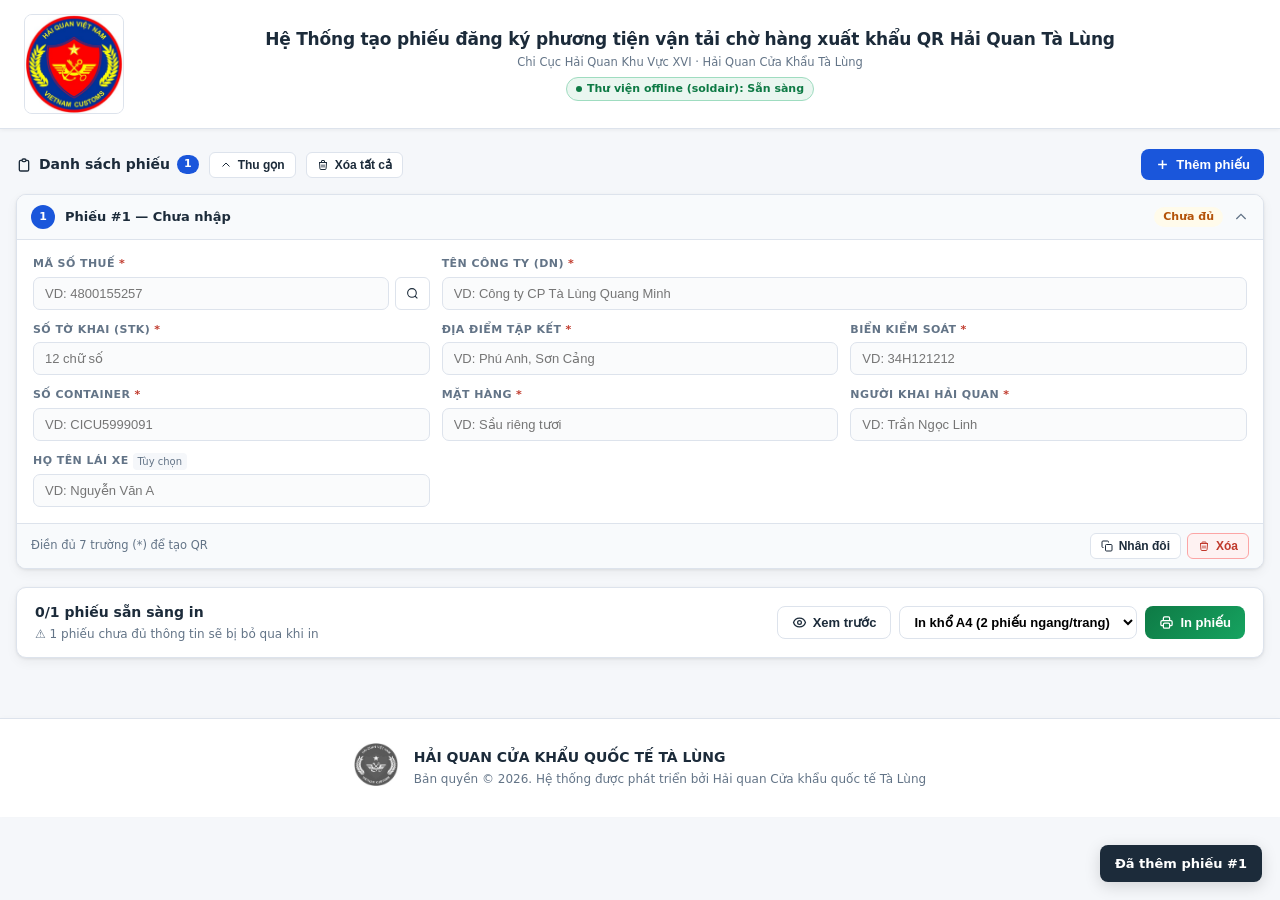
<file: index.html>
<!DOCTYPE html>
<html lang="vi">
<head>
<meta charset="UTF-8"/>
<meta name="viewport" content="width=device-width, initial-scale=1.0"/>
<title>QR Hải Quan Tà Lùng</title>
<link rel="stylesheet" href="css/style.css">
</head>
<body>

<header class="app-header no-print">
  <div class="header-logos">
    <div class="logo-box">
      <img src="./images/logo-hq.png" alt="TLQM"
        onerror="this.style.display='none';this.parentElement.innerHTML='<div class=\'logo-fb\'>HẢI<br>QUAN</div>'">
    </div>
  </div>
  <div class="header-info">
    <h1>Hệ Thống tạo phiếu đăng ký phương tiện vận tải chờ hàng xuất khẩu QR Hải Quan Tà Lùng</h1>
    <p>Chi Cục Hải Quan Khu Vực XVI · Hải Quan Cửa Khẩu Tà Lùng</p>
    <div>
      <span class="lib-badge" id="lib-badge">
        <span class="dot"></span>
        <span id="lib-text">Đang kiểm tra...</span>
      </span>
    </div>
  </div>
  <div class="header-logos"></div>
  </div>
</header>

<div class="main no-print">
  <div class="toolbar">
    <div class="toolbar-left">
      <span class="section-title">
        <svg width="16" height="16" fill="none" stroke="currentColor" stroke-width="2" viewBox="0 0 24 24"><path d="M9 5H7a2 2 0 00-2 2v12a2 2 0 002 2h10a2 2 0 002-2V7a2 2 0 00-2-2h-2M9 5a2 2 0 002 2h2a2 2 0 002-2M9 5a2 2 0 012-2h2a2 2 0 012 2"/></svg>
        Danh sách phiếu
        <span class="cnt-badge" id="cnt">0</span>
      </span>
      <button class="btn btn-ghost btn-sm" onclick="collapseAll()">
        <svg width="12" height="12" fill="none" stroke="currentColor" stroke-width="2" viewBox="0 0 24 24"><path d="M5 15l7-7 7 7"/></svg>
        Thu gọn
      </button>
      <button class="btn btn-ghost btn-sm" id="btn-clearall" style="display:none" onclick="clearAll()">
        <svg width="12" height="12" fill="none" stroke="currentColor" stroke-width="2" viewBox="0 0 24 24"><path d="M19 7l-.867 12.142A2 2 0 0116.138 21H7.862a2 2 0 01-1.995-1.858L5 7m5 4v6m4-6v6m1-10V4a1 1 0 00-1-1h-4a1 1 0 00-1 1v3M4 7h16"/></svg>
        Xóa tất cả
      </button>
    </div>
    <div class="toolbar-right">
      <button class="btn btn-primary" onclick="addPhieu()">
        <svg width="15" height="15" fill="none" stroke="currentColor" stroke-width="2.5" viewBox="0 0 24 24"><path d="M12 5v14M5 12h14"/></svg>
        Thêm phiếu
      </button>
    </div>
  </div>

  <div class="phieu-list" id="phieu-list"></div>

  <div class="print-bar" id="print-bar" style="display:none">
    <div class="print-bar-info">
      <h3 id="pb-title">0 phiếu sẵn sàng</h3>
      <p id="pb-sub">Nhập đủ thông tin bắt buộc để in</p>
    </div>
    <div style="display:flex;gap:8px;flex-wrap:wrap">
      <button class="btn btn-ghost" onclick="openPreview()">
        <svg width="15" height="15" fill="none" stroke="currentColor" stroke-width="2" viewBox="0 0 24 24"><path d="M15 12a3 3 0 11-6 0 3 3 0 016 0z"/><path d="M2.458 12C3.732 7.943 7.523 5 12 5c4.478 0 8.268 2.943 9.542 7-1.274 4.057-5.064 7-9.542 7-4.477 0-8.268-2.943-9.542-7z"/></svg>
        Xem trước
      </button>
      <select id="paper-select" style="padding:7px 10px;border:1px solid var(--border);border-radius:8px;font-size:13px;font-weight:600;background:#fff;outline:none;cursor:pointer">
        <option value="a4">In khổ A4 (2 phiếu ngang/trang)</option>
        <option value="a5">In khổ A5 (1 phiếu ngang/trang)</option>
      </select>
      <button class="btn btn-green" onclick="doPrint()">
        <svg width="15" height="15" fill="none" stroke="currentColor" stroke-width="2" viewBox="0 0 24 24"><path d="M17 17h2a2 2 0 002-2v-4a2 2 0 00-2-2H5a2 2 0 00-2 2v4a2 2 0 002 2h2m2 4h6a2 2 0 002-2v-4a2 2 0 00-2-2H9a2 2 0 00-2 2v4a2 2 0 002 2zm8-12V5a2 2 0 00-2-2H9a2 2 0 00-2 2v4h10z"/></svg>
        In phiếu
      </button>
    </div>
  </div>
</div>

<footer class="app-footer no-print">
  <div class="footer-content">
    <div class="footer-logo">
        <img src="./images/logo-hq.png" alt="TLQM" onerror="this.style.display='none'">
      <!-- </a> -->
    </div>
    <div class="footer-text">
      <a target="_blank" style = "text-decoration: none;"><strong>HẢI QUAN CỬA KHẨU QUỐC TẾ TÀ LÙNG</strong></a>
      <p>Bản quyền © 2026. Hệ thống được phát triển bởi Hải quan Cửa khẩu quốc tế Tà Lùng</p>
    </div>
  </div>
</footer>

<div class="modal-bg" id="modal-preview">
  <div class="modal" style="max-width:560px">
    <h3>Xem trước danh sách in</h3>
    <div class="modal-body" id="modal-body"></div>
    <div class="modal-foot">
      <button class="btn btn-ghost" onclick="closeModal()">Đóng</button>
      <button class="btn btn-green" onclick="doPrint()">In ngay</button>
    </div>
  </div>
</div>

<div class="modal-bg" id="print-loading" style="z-index: 9999;">
  <div class="loading-print">
    <span class="spin" style="font-size: 20px; color: var(--accent);">↻</span>
    <span>Đang tạo mã QR và chuẩn bị dữ liệu in, vui lòng đợi...</span>
  </div>
</div>

<div id="print-output" class="print-only"></div>
<div class="toaster" id="toaster"></div>

<script src="js/qrcode.min.js"></script> 
<script src="js/app.js"></script>

</body>
</html>
</file>
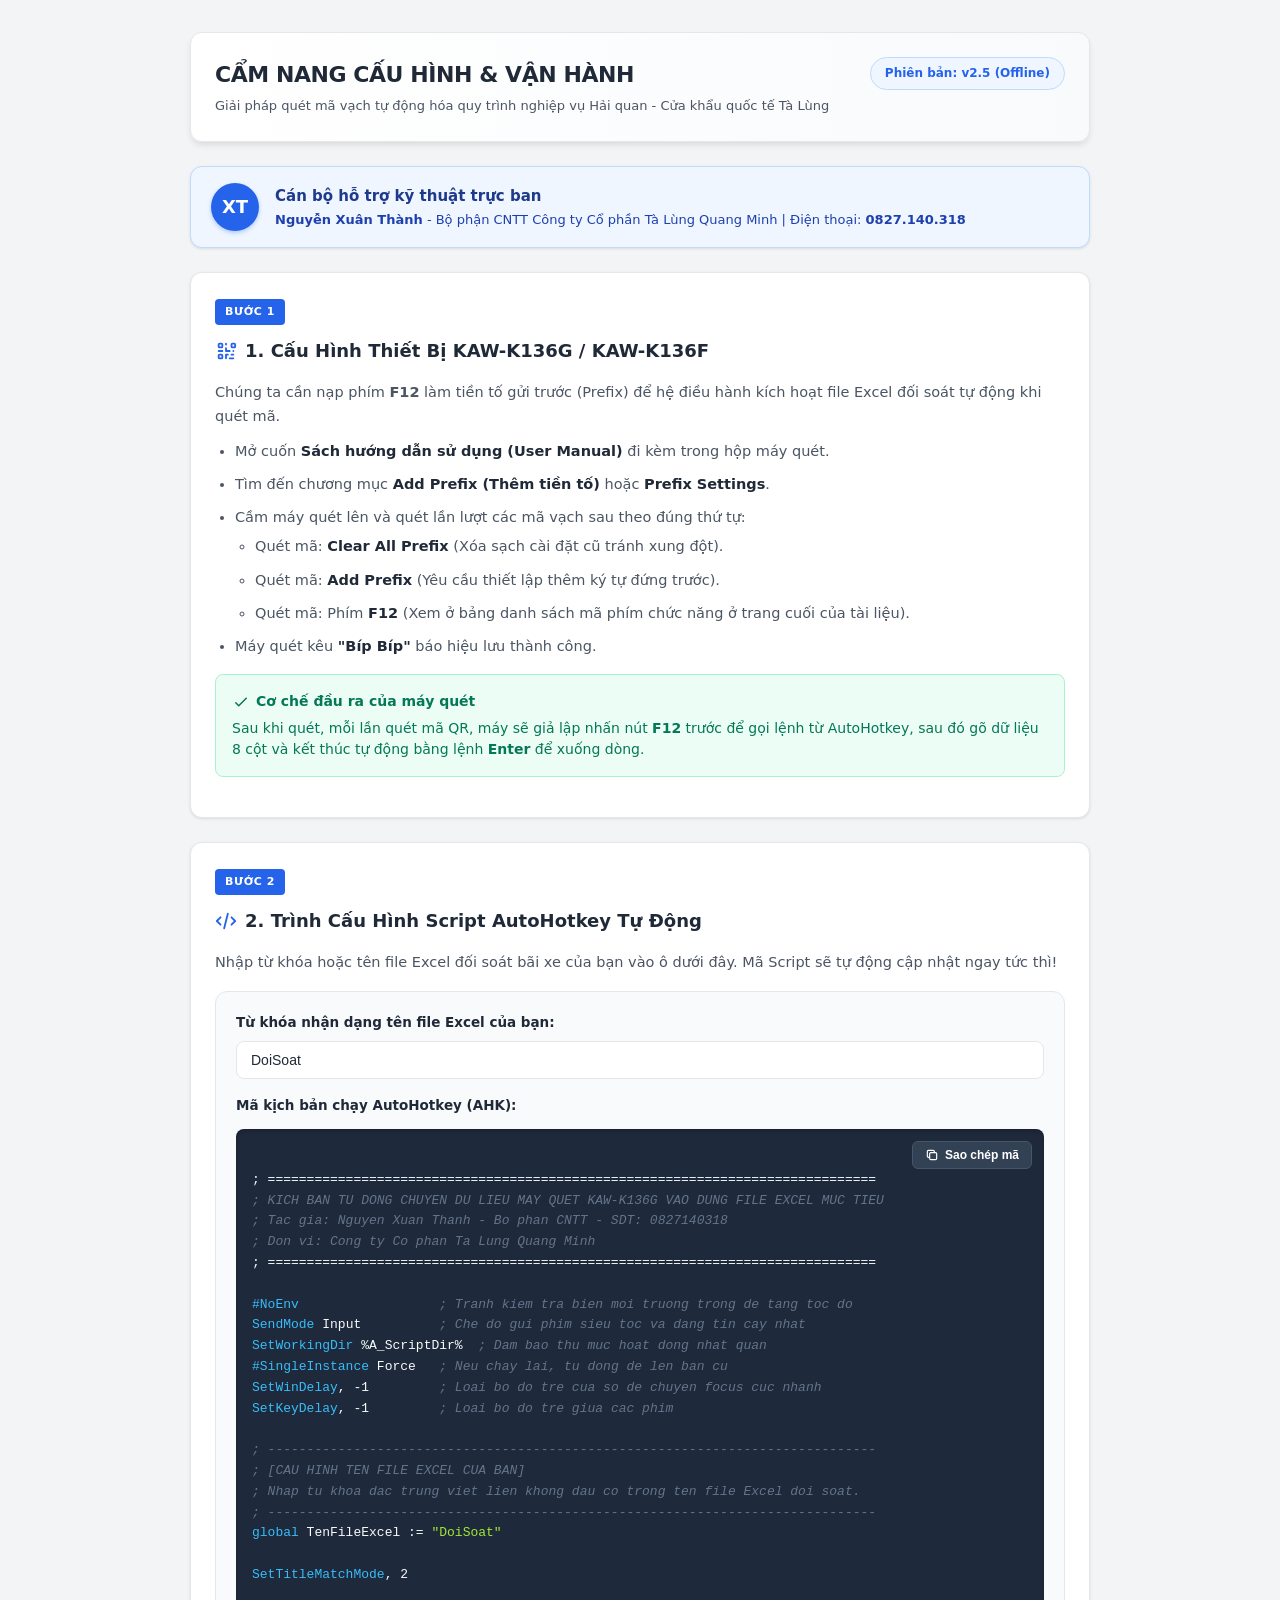
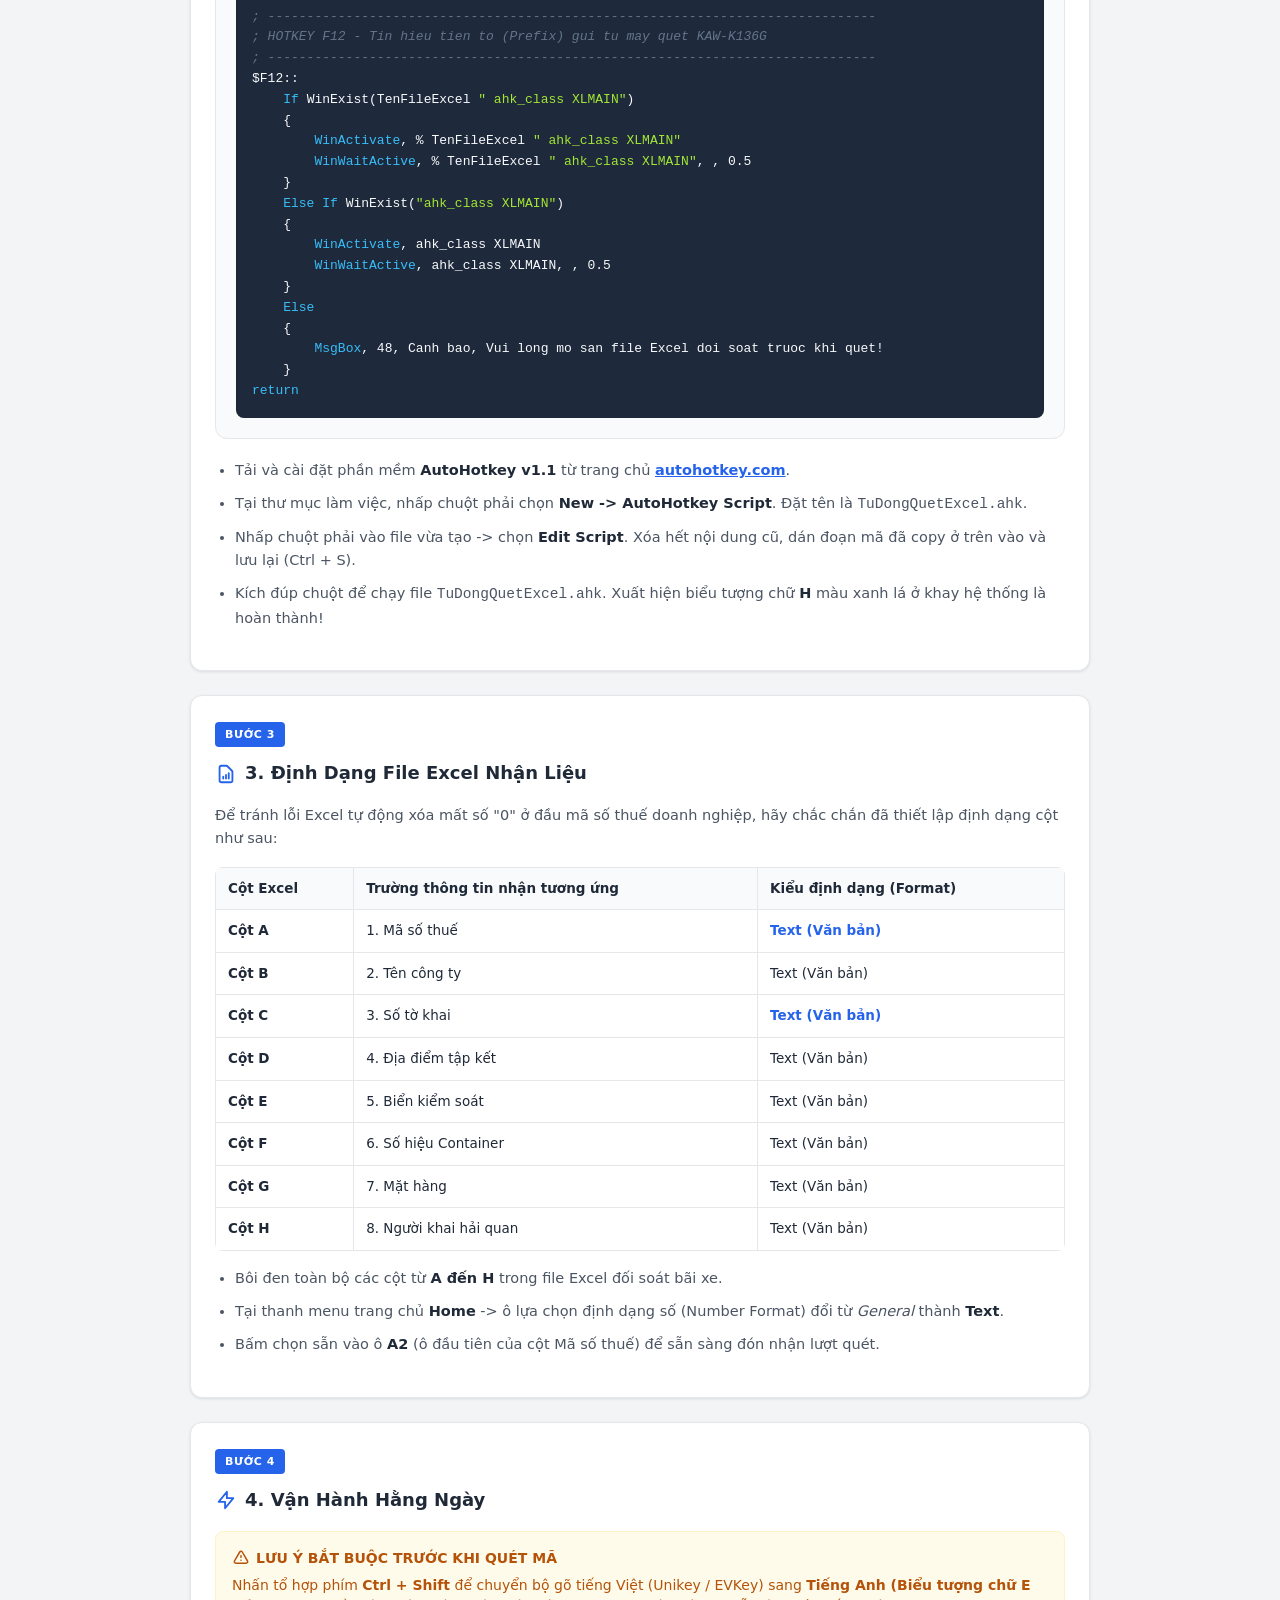
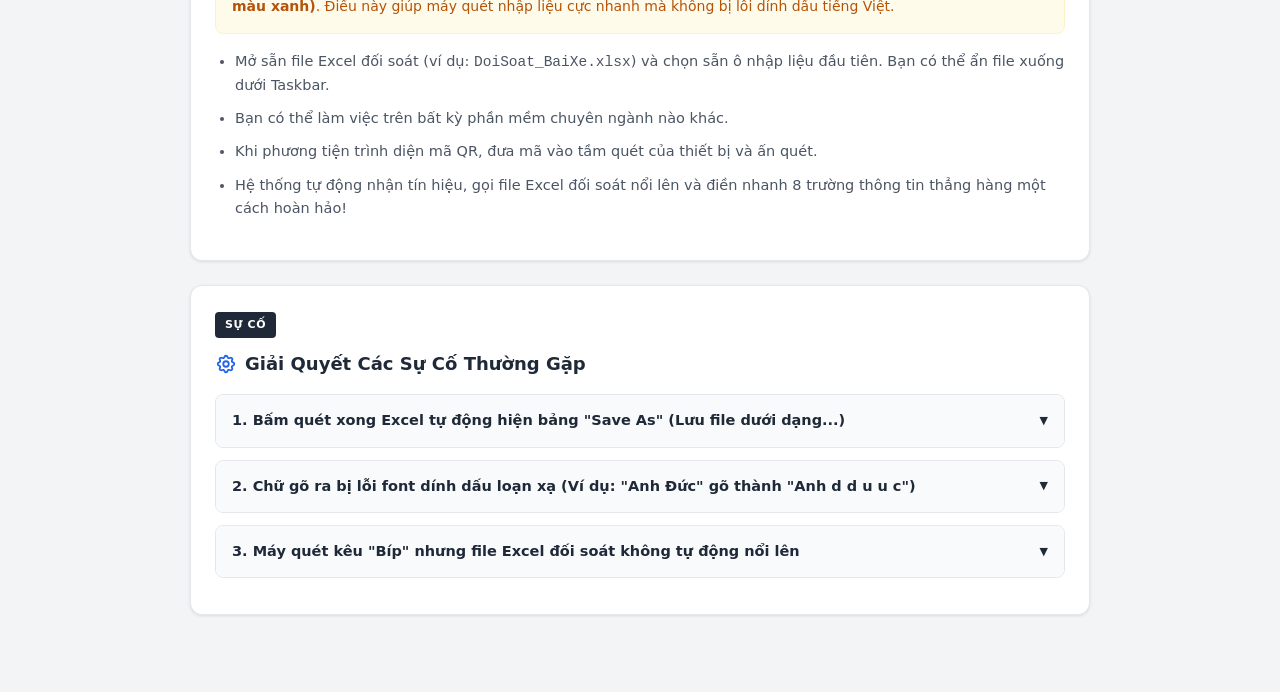
<file: guide.html>
<!DOCTYPE html>
<html lang="vi">
<head>
    <meta charset="UTF-8">
    <meta name="viewport" content="width=device-width, initial-scale=1.0">
    <title>Cẩm Nang Hướng Dẫn Cấu Hình Hệ Thống QR Hải Quan</title>
    <style>
        /* ======================================================= */
        /* PURE CSS - THIẾT KẾ LIGHT THEME HIỆN ĐẠI                 */
        /* TỐI ƯU HÓA HOÀN TOÀN OFFLINE - KHÔNG PHỤ THUỘC INTERNET  */
        /* ======================================================= */
        :root {
            --bg-color: #f3f4f6;
            --card-bg: #ffffff;
            --text-main: #1f2937;
            --text-muted: #4b5563;
            --primary: #2563eb;
            --primary-hover: #1d4ed8;
            --success: #10b981;
            --success-bg: #ecfdf5;
            --success-border: #a7f3d0;
            --warning: #f59e0b;
            --warning-bg: #fffbeb;
            --warning-border: #fef3c7;
            --border-color: #e5e7eb;
            --code-bg: #1e293b;
            --code-text: #f8fafc;
            --radius-lg: 12px;
            --radius-md: 8px;
            --font-sans: system-ui, -apple-system, BlinkMacSystemFont, "Segoe UI", Roboto, "Helvetica Neue", Arial, sans-serif;
            --shadow-sm: 0 1px 3px rgba(0,0,0,0.1);
            --shadow-md: 0 4px 6px -1px rgba(0,0,0,0.1);
            --shadow-lg: 0 10px 15px -3px rgba(0,0,0,0.1);
        }

        * {
            box-sizing: border-box;
            margin: 0;
            padding: 0;
        }

        body {
            background-color: var(--bg-color);
            color: var(--text-main);
            font-family: var(--font-sans);
            line-height: 1.6;
            padding: 16px;
        }

        @media (min-width: 768px) {
            body { padding: 32px; }
        }

        .container {
            max-width: 900px;
            margin: 0 auto;
        }

        /* Header trang cẩm nang */
        .guide-header {
            background: linear-gradient(to right, #ffffff, #f8fafc);
            border: 1px solid var(--border-color);
            padding: 24px;
            border-radius: var(--radius-lg);
            margin-bottom: 24px;
            box-shadow: var(--shadow-md);
            display: flex;
            flex-direction: column;
            gap: 16px;
        }

        @media (min-width: 768px) {
            .guide-header {
                flex-direction: row;
                align-items: center;
                justify-content: space-between;
            }
        }

        .brand-text h1 {
            font-size: 20px;
            font-weight: 800;
            color: var(--text-main);
            text-transform: uppercase;
            letter-spacing: -0.02em;
        }

        @media (min-width: 768px) {
            .brand-text h1 { font-size: 22px; }
        }

        .brand-text p {
            font-size: 13px;
            color: var(--text-muted);
            margin-top: 4px;
        }

        .meta-tag {
            background-color: #eff6ff;
            color: var(--primary);
            border: 1px solid #bfdbfe;
            padding: 6px 14px;
            border-radius: 20px;
            font-size: 12px;
            font-weight: 600;
            align-self: flex-start;
            white-space: nowrap;
        }

        /* Thẻ liên hệ hỗ trợ kỹ thuật */
        .support-card {
            background-color: #eff6ff;
            border: 1px solid #bfdbfe;
            border-radius: var(--radius-lg);
            padding: 16px 20px;
            margin-bottom: 24px;
            display: flex;
            align-items: center;
            gap: 16px;
            box-shadow: var(--shadow-sm);
        }

        .support-avatar {
            width: 48px;
            height: 48px;
            background-color: var(--primary);
            color: white;
            border-radius: 50%;
            display: flex;
            align-items: center;
            justify-content: center;
            font-weight: bold;
            font-size: 18px;
            flex-shrink: 0;
            box-shadow: 0 2px 4px rgba(37, 99, 235, 0.3);
        }

        .support-info h3 {
            font-size: 15px;
            font-weight: 700;
            color: #1e3a8a;
            margin: 0;
        }

        .support-info p {
            font-size: 13px;
            color: #1e40af;
            margin: 2px 0 0 0;
        }

        /* Cấu trúc các bước (Step Cards) */
        .step-card {
            background-color: var(--card-bg);
            border: 1px solid var(--border-color);
            border-radius: var(--radius-lg);
            padding: 24px;
            margin-bottom: 24px;
            box-shadow: var(--shadow-sm);
            transition: transform 0.2s, box-shadow 0.2s;
        }
        
        .step-card:hover {
            box-shadow: var(--shadow-md);
        }

        .step-badge {
            background-color: var(--primary);
            color: white;
            font-size: 11px;
            font-weight: 700;
            padding: 4px 10px;
            border-radius: 4px;
            text-transform: uppercase;
            display: inline-block;
            margin-bottom: 12px;
            letter-spacing: 0.05em;
        }

        .step-title {
            font-size: 18px;
            font-weight: 700;
            color: var(--text-main);
            margin-bottom: 16px;
            display: flex;
            align-items: center;
            gap: 8px;
        }

        .step-title svg {
            color: var(--primary);
            width: 22px;
            height: 22px;
        }

        /* Danh sách hướng dẫn */
        .guide-list {
            margin-left: 20px;
            margin-bottom: 16px;
        }

        .guide-list li {
            margin-bottom: 10px;
            color: var(--text-muted);
            font-size: 14.5px;
        }

        .guide-list strong {
            color: var(--text-main);
        }

        /* Configurator Tool */
        .configurator-area {
            background-color: #f8fafc;
            border: 1px solid var(--border-color);
            border-radius: var(--radius-lg);
            padding: 20px;
            margin-top: 16px;
        }

        .config-label {
            display: block;
            font-size: 13.5px;
            font-weight: 700;
            color: var(--text-main);
            margin-bottom: 8px;
        }

        .config-input {
            width: 100%;
            padding: 10px 14px;
            border: 1px solid var(--border-color);
            background-color: #ffffff;
            border-radius: var(--radius-md);
            font-size: 14px;
            color: var(--text-main);
            outline: none;
            transition: all 0.2s;
            margin-bottom: 16px;
        }

        .config-input:focus {
            border-color: var(--primary);
            box-shadow: 0 0 0 3px rgba(37, 99, 235, 0.15);
        }

        /* Khung hiển thị Code */
        .code-container {
            position: relative;
            background-color: var(--code-bg);
            border-radius: var(--radius-md);
            padding: 16px;
            margin-top: 12px;
            box-shadow: inset 0 2px 4px rgba(0,0,0,0.2);
        }

        .code-block {
            font-family: Consolas, Monaco, "Andale Mono", "Ubuntu Mono", monospace;
            font-size: 13px;
            color: var(--code-text);
            white-space: pre-wrap;
            word-break: break-all;
            line-height: 1.6;
            margin-top: 25px;
        }
        
        .code-comment { color: #64748b; font-style: italic; }
        .code-keyword { color: #38bdf8; }
        .code-string { color: #a3e635; }

        .btn-copy {
            position: absolute;
            top: 12px;
            right: 12px;
            background-color: #334155;
            color: #ffffff;
            border: 1px solid #475569;
            padding: 6px 12px;
            border-radius: 6px;
            font-size: 12px;
            font-weight: 600;
            cursor: pointer;
            transition: all 0.2s;
            display: flex;
            align-items: center;
            gap: 6px;
        }

        .btn-copy:hover {
            background-color: #475569;
        }

        .btn-copy.copied {
            background-color: var(--success);
            border-color: var(--success);
        }

        /* Chú ý & Cảnh báo */
        .alert-box {
            padding: 16px;
            border-radius: var(--radius-md);
            margin: 16px 0;
            font-size: 14px;
            line-height: 1.5;
        }

        .alert-success {
            background-color: var(--success-bg);
            color: #047857;
            border: 1px solid var(--success-border);
        }

        .alert-warning {
            background-color: var(--warning-bg);
            color: #b45309;
            border: 1px solid var(--warning-border);
        }

        .alert-box h4 {
            font-weight: 700;
            margin-bottom: 6px;
            display: flex;
            align-items: center;
            gap: 6px;
        }

        /* Table định dạng cột */
        .format-table {
            width: 100%;
            border-collapse: collapse;
            margin: 16px 0;
            font-size: 13.5px;
            border-radius: var(--radius-md);
            overflow: hidden;
        }

        .format-table th, .format-table td {
            border: 1px solid var(--border-color);
            padding: 10px 12px;
            text-align: left;
        }

        .format-table th {
            background-color: #f8fafc;
            font-weight: 700;
        }
        
        .format-table tr:hover td {
            background-color: #f8fafc;
        }

        /* Accordion sự cố - Animation mượt mà */
        .trouble-item {
            border: 1px solid var(--border-color);
            border-radius: var(--radius-md);
            margin-bottom: 12px;
            background-color: #ffffff;
            overflow: hidden;
        }

        .trouble-header {
            padding: 14px 16px;
            font-weight: 700;
            font-size: 14.5px;
            background-color: #f8fafc;
            cursor: pointer;
            user-select: none;
            display: flex;
            justify-content: space-between;
            align-items: center;
            transition: background-color 0.2s;
        }

        .trouble-header:hover {
            background-color: #f1f5f9;
        }

        .trouble-content {
            max-height: 0;
            overflow: hidden;
            transition: max-height 0.3s ease-out, padding 0.3s ease;
            background-color: #ffffff;
            font-size: 13.5px;
            color: var(--text-muted);
            line-height: 1.5;
        }
        
        .trouble-content.active {
            max-height: 300px;
            padding: 16px;
            border-top: 1px solid var(--border-color);
        }

        .arrow-icon {
            font-size: 11px;
            transition: transform 0.3s ease;
        }
        
        .trouble-header.open .arrow-icon {
            transform: rotate(180deg);
        }

        /* Custom Toast Notification */
        .toast {
            display: flex;
            align-items: center;
            gap: 8px;
            position: fixed;
            bottom: 24px;
            right: 24px;
            background-color: var(--text-main);
            color: white;
            padding: 14px 20px;
            border-radius: var(--radius-md);
            box-shadow: var(--shadow-lg);
            z-index: 9999;
            font-weight: 600;
            font-size: 14px;
            opacity: 0;
            visibility: hidden;
            transform: translateY(20px);
            transition: all 0.3s ease;
        }
        
        .toast.show {
            opacity: 1;
            visibility: visible;
            transform: translateY(0);
        }
    </style>
</head>
<body>

    <div class="container">
        
        <header class="guide-header">
            <div class="brand-text">
                <h1>Cẩm Nang Cấu HÌNH &amp; VẬN HÀNH</h1>
                <p>Giải pháp quét mã vạch tự động hóa quy trình nghiệp vụ Hải quan - Cửa khẩu quốc tế Tà Lùng</p>
            </div>
            <div class="meta-tag">Phiên bản: v2.5 (Offline)</div>
        </header>

        <div class="support-card">
            <div class="support-avatar">XT</div>
            <div class="support-info">
                <h3>Cán bộ hỗ trợ kỹ thuật trực ban</h3>
                <p><strong>Nguyễn Xuân Thành</strong> - Bộ phận CNTT Công ty Cổ phần Tà Lùng Quang Minh | Điện thoại: <strong>0827.140.318</strong></p>
            </div>
        </div>

        <section class="step-card">
            <span class="step-badge">Bước 1</span>
            <h2 class="step-title">
                <svg fill="none" stroke="currentColor" stroke-width="2" viewBox="0 0 24 24"><path stroke-linecap="round" stroke-linejoin="round" d="M12 4v1m6 11h2m-6 0h-2v4m0-11v3m0 0h.01M12 12h4.01M16 20h4M4 12h4m12 0h.01M5 8h2a1 1 0 001-1V5a1 1 0 00-1-1H5a1 1 0 00-1 1v2a1 1 0 001 1zm14 0h2a1 1 0 001-1V5a1 1 0 00-1-1h-2a1 1 0 00-1 1v2a1 1 0 001 1zM5 20h2a1 1 0 001-1v-2a1 1 0 00-1-1H5a1 1 0 00-1 1v2a1 1 0 001 1z"></path></svg>
                1. Cấu Hình Thiết Bị KAW-K136G / KAW-K136F
            </h2>
            <p style="font-size:14.5px; color:var(--text-muted); margin-bottom:12px;">Chúng ta cần nạp phím <strong>F12</strong> làm tiền tố gửi trước (Prefix) để hệ điều hành kích hoạt file Excel đối soát tự động khi quét mã.</p>
            
            <ul class="guide-list">
                <li>Mở cuốn <strong>Sách hướng dẫn sử dụng (User Manual)</strong> đi kèm trong hộp máy quét.</li>
                <li>Tìm đến chương mục <strong>Add Prefix (Thêm tiền tố)</strong> hoặc <strong>Prefix Settings</strong>.</li>
                <li>Cầm máy quét lên và quét lần lượt các mã vạch sau theo đúng thứ tự:
                    <ul style="margin-left: 20px; margin-top: 6px; list-style-type: circle;">
                        <li>Quét mã: <strong>Clear All Prefix</strong> (Xóa sạch cài đặt cũ tránh xung đột).</li>
                        <li>Quét mã: <strong>Add Prefix</strong> (Yêu cầu thiết lập thêm ký tự đứng trước).</li>
                        <li>Quét mã: Phím <strong>F12</strong> (Xem ở bảng danh sách mã phím chức năng ở trang cuối của tài liệu).</li>
                    </ul>
                </li>
                <li>Máy quét kêu <strong>"Bíp Bíp"</strong> báo hiệu lưu thành công.</li>
            </ul>

            <div class="alert-box alert-success">
                <h4>
                    <svg width="18" height="18" fill="none" stroke="currentColor" stroke-width="2" viewBox="0 0 24 24"><path stroke-linecap="round" stroke-linejoin="round" d="M5 13l4 4L19 7"></path></svg>
                    Cơ chế đầu ra của máy quét
                </h4>
                Sau khi quét, mỗi lần quét mã QR, máy sẽ giả lập nhấn nút <strong>F12</strong> trước để gọi lệnh từ AutoHotkey, sau đó gõ dữ liệu 8 cột và kết thúc tự động bằng lệnh <strong>Enter</strong> để xuống dòng.
            </div>
        </section>

        <section class="step-card">
            <span class="step-badge">Bước 2</span>
            <h2 class="step-title">
                <svg fill="none" stroke="currentColor" stroke-width="2" viewBox="0 0 24 24"><path stroke-linecap="round" stroke-linejoin="round" d="M10 20l4-16m4 4l4 4-4 4M6 16l-4-4 4-4"></path></svg>
                2. Trình Cấu Hình Script AutoHotkey Tự Động
            </h2>
            <p style="font-size:14.5px; color:var(--text-muted); margin-bottom:12px;">Nhập từ khóa hoặc tên file Excel đối soát bãi xe của bạn vào ô dưới đây. Mã Script sẽ tự động cập nhật ngay tức thì!</p>

            <div class="configurator-area">
                <label class="config-label" for="targetFileName">Từ khóa nhận dạng tên file Excel của bạn:</label>
                <input type="text" id="targetFileName" class="config-input" value="DoiSoat" oninput="updateAHKScript()" placeholder="Ví dụ: DoiSoat, BangKe, KhaiBao...">

                <label class="config-label">Mã kịch bản chạy AutoHotkey (AHK):</label>
                <div class="code-container">
                    <button type="button" class="btn-copy" id="copyBtn" onclick="copyAHKCode()">
                        <svg width="14" height="14" fill="none" stroke="currentColor" stroke-width="2" viewBox="0 0 24 24"><path stroke-linecap="round" stroke-linejoin="round" d="M8 16H6a2 2 0 01-2-2V6a2 2 0 012-2h8a2 2 0 012 2v2m-6 12h8a2 2 0 002-2v-8a2 2 0 00-2-2h-8a2 2 0 00-2 2v8a2 2 0 002 2z"></path></svg>
                        <span>Sao chép mã</span>
                    </button>
                    <div class="code-block" id="ahkCodeDisplay"></div>
                </div>
            </div>

            <ul class="guide-list" style="margin-top: 20px;">
                <li>Tải và cài đặt phần mềm <strong>AutoHotkey v1.1</strong> từ trang chủ <a href="https://www.autohotkey.com/" target="_blank" style="color:var(--primary); font-weight: 600;">autohotkey.com</a>.</li>
                <li>Tại thư mục làm việc, nhấp chuột phải chọn <strong>New -> AutoHotkey Script</strong>. Đặt tên là <code>TuDongQuetExcel.ahk</code>.</li>
                <li>Nhấp chuột phải vào file vừa tạo -> chọn <strong>Edit Script</strong>. Xóa hết nội dung cũ, dán đoạn mã đã copy ở trên vào và lưu lại (Ctrl + S).</li>
                <li>Kích đúp chuột để chạy file <code>TuDongQuetExcel.ahk</code>. Xuất hiện biểu tượng chữ <strong>H</strong> màu xanh lá ở khay hệ thống là hoàn thành!</li>
            </ul>
        </section>

        <section class="step-card">
            <span class="step-badge">Bước 3</span>
            <h2 class="step-title">
                <svg fill="none" stroke="currentColor" stroke-width="2" viewBox="0 0 24 24"><path stroke-linecap="round" stroke-linejoin="round" d="M9 17v-2m3 2v-4m3 4v-6m2 10H7a2 2 0 01-2-2V5a2 2 0 012-2h5.586a1 1 0 01.707.293l5.414 5.414a1 1 0 01.293.707V19a2 2 0 01-2 2z"></path></svg>
                3. Định Dạng File Excel Nhận Liệu
            </h2>
            <p style="font-size:14.5px; color:var(--text-muted); margin-bottom:12px;">Để tránh lỗi Excel tự động xóa mất số "0" ở đầu mã số thuế doanh nghiệp, hãy chắc chắn đã thiết lập định dạng cột như sau:</p>

            <table class="format-table">
                <thead>
                    <tr>
                        <th>Cột Excel</th>
                        <th>Trường thông tin nhận tương ứng</th>
                        <th>Kiểu định dạng (Format)</th>
                    </tr>
                </thead>
                <tbody>
                    <tr>
                        <td><strong>Cột A</strong></td>
                        <td>1. Mã số thuế</td>
                        <td style="color: var(--primary); font-weight: bold;">Text (Văn bản)</td>
                    </tr>
                    <tr>
                        <td><strong>Cột B</strong></td>
                        <td>2. Tên công ty</td>
                        <td>Text (Văn bản)</td>
                    </tr>
                    <tr>
                        <td><strong>Cột C</strong></td>
                        <td>3. Số tờ khai</td>
                        <td style="color: var(--primary); font-weight: bold;">Text (Văn bản)</td>
                    </tr>
                    <tr>
                        <td><strong>Cột D</strong></td>
                        <td>4. Địa điểm tập kết</td>
                        <td>Text (Văn bản)</td>
                    </tr>
                    <tr>
                        <td><strong>Cột E</strong></td>
                        <td>5. Biển kiểm soát</td>
                        <td>Text (Văn bản)</td>
                    </tr>
                    <tr>
                        <td><strong>Cột F</strong></td>
                        <td>6. Số hiệu Container</td>
                        <td>Text (Văn bản)</td>
                    </tr>
                    <tr>
                        <td><strong>Cột G</strong></td>
                        <td>7. Mặt hàng</td>
                        <td>Text (Văn bản)</td>
                    </tr>
                    <tr>
                        <td><strong>Cột H</strong></td>
                        <td>8. Người khai hải quan</td>
                        <td>Text (Văn bản)</td>
                    </tr>
                </tbody>
            </table>

            <ul class="guide-list">
                <li>Bôi đen toàn bộ các cột từ <strong>A đến H</strong> trong file Excel đối soát bãi xe.</li>
                <li>Tại thanh menu trang chủ <strong>Home</strong> -> ô lựa chọn định dạng số (Number Format) đổi từ <em>General</em> thành <strong>Text</strong>.</li>
                <li>Bấm chọn sẵn vào ô <strong>A2</strong> (ô đầu tiên của cột Mã số thuế) để sẵn sàng đón nhận lượt quét.</li>
            </ul>
        </section>

        <section class="step-card">
            <span class="step-badge">Bước 4</span>
            <h2 class="step-title">
                <svg fill="none" stroke="currentColor" stroke-width="2" viewBox="0 0 24 24"><path stroke-linecap="round" stroke-linejoin="round" d="M13 10V3L4 14h7v7l9-11h-7z"></path></svg>
                4. Vận Hành Hằng Ngày
            </h2>
            
            <div class="alert-box alert-warning">
                <h4>
                    <svg width="18" height="18" fill="none" stroke="currentColor" stroke-width="2" viewBox="0 0 24 24"><path stroke-linecap="round" stroke-linejoin="round" d="M12 9v2m0 4h.01m-6.938 4h13.856c1.54 0 2.502-1.667 1.732-3L13.732 4c-.77-1.333-2.694-1.333-3.464 0L3.34 16c-.77 1.333.192 3 1.732 3z"></path></svg>
                    LƯU Ý BẮT BUỘC TRƯỚC KHI QUÉT MÃ
                </h4>
                Nhấn tổ hợp phím <strong>Ctrl + Shift</strong> để chuyển bộ gõ tiếng Việt (Unikey / EVKey) sang <strong>Tiếng Anh (Biểu tượng chữ E màu xanh)</strong>. Điều này giúp máy quét nhập liệu cực nhanh mà không bị lỗi dính dấu tiếng Việt.
            </div>

            <ul class="guide-list">
                <li>Mở sẵn file Excel đối soát (ví dụ: <code>DoiSoat_BaiXe.xlsx</code>) và chọn sẵn ô nhập liệu đầu tiên. Bạn có thể ẩn file xuống dưới Taskbar.</li>
                <li>Bạn có thể làm việc trên bất kỳ phần mềm chuyên ngành nào khác.</li>
                <li>Khi phương tiện trình diện mã QR, đưa mã vào tầm quét của thiết bị và ấn quét.</li>
                <li>Hệ thống tự động nhận tín hiệu, gọi file Excel đối soát nổi lên và điền nhanh 8 trường thông tin thẳng hàng một cách hoàn hảo!</li>
            </ul>
        </section>

        <section class="step-card" style="margin-bottom: 48px;">
            <span class="step-badge" style="background-color: var(--text-main);">Sự cố</span>
            <h2 class="step-title">
                <svg fill="none" stroke="currentColor" stroke-width="2" viewBox="0 0 24 24"><path stroke-linecap="round" stroke-linejoin="round" d="M10.325 4.317c.426-1.756 2.924-1.756 3.35 0a1.724 1.724 0 002.573 1.066c1.543-.94 3.31.826 2.37 2.37a1.724 1.724 0 001.065 2.572c1.756.426 1.756 2.924 0 3.35a1.724 1.724 0 00-1.066 2.573c.94 1.543-.826 3.31-2.37 2.37a1.724 1.724 0 00-2.572 1.065c-.426 1.756-2.924 1.756-3.35 0a1.724 1.724 0 00-2.573-1.066c-1.543.94-3.31-.826-2.37-2.37a1.724 1.724 0 00-1.065-2.572c-1.756-.426-1.756-2.924 0-3.35a1.724 1.724 0 001.066-2.573c-.94-1.543.826-3.31 2.37-2.37.996.608 2.296.07 2.572-1.065z"></path><path stroke-linecap="round" stroke-linejoin="round" d="M15 12a3 3 0 11-6 0 3 3 0 016 0z"></path></svg>
                Giải Quyết Các Sự Cố Thường Gặp
            </h2>
            
            <div class="trouble-item">
                <div class="trouble-header" onclick="toggleTrouble(this)">
                    <span>1. Bấm quét xong Excel tự động hiện bảng "Save As" (Lưu file dưới dạng...)</span>
                    <span class="arrow-icon">▼</span>
                </div>
                <div class="trouble-content">
                    <strong>Nguyên nhân:</strong> Do phần mềm AutoHotkey chưa được khởi chạy ngầm trên Windows nên không "nuốt" được phím F12 gửi từ đầu máy quét.<br>
                    <strong>Khắc phục:</strong> Hãy kiểm tra khay hệ thống (góc dưới bên phải màn hình) xem có biểu tượng chữ H màu xanh lá cây không. Nếu không có, hãy kích đúp chuột vào file <code>TuDongQuetExcel.ahk</code> để khởi chạy lại.
                </div>
            </div>

            <div class="trouble-item">
                <div class="trouble-header" onclick="toggleTrouble(this)">
                    <span>2. Chữ gõ ra bị lỗi font dính dấu loạn xạ (Ví dụ: "Anh Đức" gõ thành "Anh d d u u c")</span>
                    <span class="arrow-icon">▼</span>
                </div>
                <div class="trouble-content">
                    <strong>Nguyên nhân:</strong> Do Unikey hoặc EVKey trên máy tính của bạn đang để chế độ Tiếng Việt (Chữ V). Vì máy quét nhập liệu cực nhanh, bộ gõ sẽ hiểu nhầm các ký tự liên tiếp là phím bấm dấu.<br>
                    <strong>Khắc phục:</strong> Nhấp vào biểu tượng Unikey đổi sang chế độ gõ <strong>Tiếng Anh (Chữ E)</strong> hoặc nhấn tổ hợp phím <strong>Ctrl + Shift</strong> trước khi bắt đầu ca trực quét mã.
                </div>
            </div>

            <div class="trouble-item">
                <div class="trouble-header" onclick="toggleTrouble(this)">
                    <span>3. Máy quét kêu "Bíp" nhưng file Excel đối soát không tự động nổi lên</span>
                    <span class="arrow-icon">▼</span>
                </div>
                <div class="trouble-content">
                    <strong>Nguyên nhân:</strong> Tên của file Excel bạn đang mở không chứa từ khóa cấu hình trong đoạn mã Script (Ví dụ bạn cấu hình tìm chữ "DoiSoat" nhưng tên file Excel thực tế là "Bao_Cao_Tuan.xlsx").<br>
                    <strong>Khắc phục:</strong> Đổi tên file Excel của bạn cho chứa từ khóa đó (Ví dụ: "DoiSoat_Bãi_Xe.xlsx") hoặc chỉnh sửa lại tên cấu hình trong ô nhập của Bước 2 và cập nhật lại mã code vào file AHK.
                </div>
            </div>
        </section>

    </div>

    <div id="toast" class="toast">
        <svg width="20" height="20" fill="none" stroke="currentColor" stroke-width="2" viewBox="0 0 24 24"><path stroke-linecap="round" stroke-linejoin="round" d="M9 12l2 2 4-4m6 2a9 9 0 11-18 0 9 9 0 0118 0z"></path></svg>
        <span id="toastMessage">Thông báo</span>
    </div>

    <script>
        // Cập nhật hàm sử dụng Template Literals ES6 cho cú pháp sạch đẹp, dễ bảo trì
        function generateScriptContent(fileName) {
            return `; ==============================================================================
<span class="code-comment">; KICH BAN TU DONG CHUYEN DU LIEU MAY QUET KAW-K136G VAO DUNG FILE EXCEL MUC TIEU
; Tac gia: Nguyen Xuan Thanh - Bo phan CNTT - SDT: 0827140318
; Don vi: Cong ty Co phan Ta Lung Quang Minh</span>
; ==============================================================================

<span class="code-keyword">#NoEnv</span>                  <span class="code-comment">; Tranh kiem tra bien moi truong trong de tang toc do</span>
<span class="code-keyword">SendMode</span> Input          <span class="code-comment">; Che do gui phim sieu toc va dang tin cay nhat</span>
<span class="code-keyword">SetWorkingDir</span> %A_ScriptDir%  <span class="code-comment">; Dam bao thu muc hoat dong nhat quan</span>
<span class="code-keyword">#SingleInstance</span> Force   <span class="code-comment">; Neu chay lai, tu dong de len ban cu</span>
<span class="code-keyword">SetWinDelay</span>, -1         <span class="code-comment">; Loai bo do tre cua so de chuyen focus cuc nhanh</span>
<span class="code-keyword">SetKeyDelay</span>, -1         <span class="code-comment">; Loai bo do tre giua cac phim</span>

<span class="code-comment">; ------------------------------------------------------------------------------
; [CAU HINH TEN FILE EXCEL CUA BAN]
; Nhap tu khoa dac trung viet lien khong dau co trong ten file Excel doi soat.
; ------------------------------------------------------------------------------</span>
<span class="code-keyword">global</span> TenFileExcel := <span class="code-string">"${fileName}"</span>

<span class="code-keyword">SetTitleMatchMode</span>, 2

<span class="code-comment">; ------------------------------------------------------------------------------
; HOTKEY F12 - Tin hieu tien to (Prefix) gui tu may quet KAW-K136G
; ------------------------------------------------------------------------------</span>
$F12::
    <span class="code-keyword">If</span> WinExist(TenFileExcel <span class="code-string">" ahk_class XLMAIN"</span>)
    {
        <span class="code-keyword">WinActivate</span>, % TenFileExcel <span class="code-string">" ahk_class XLMAIN"</span>
        <span class="code-keyword">WinWaitActive</span>, % TenFileExcel <span class="code-string">" ahk_class XLMAIN"</span>, , 0.5
    }
    <span class="code-keyword">Else If</span> WinExist(<span class="code-string">"ahk_class XLMAIN"</span>)
    {
        <span class="code-keyword">WinActivate</span>, ahk_class XLMAIN
        <span class="code-keyword">WinWaitActive</span>, ahk_class XLMAIN, , 0.5
    }
    <span class="code-keyword">Else</span>
    {
        <span class="code-keyword">MsgBox</span>, 48, Canh bao, Vui long mo san file Excel doi soat truoc khi quet!
    }
<span class="code-keyword">return</span>`;
        }

        // Cập nhật hiển thị mã kịch bản
        function updateAHKScript() {
            let inputVal = document.getElementById('targetFileName').value.trim();
            if (!inputVal) inputVal = "DoiSoat";
            
            document.getElementById('ahkCodeDisplay').innerHTML = generateScriptContent(inputVal);
        }

        // Hàm copy sử dụng API Clipboard hiện đại với fallback
        function copyAHKCode() {
            const codeText = document.getElementById('ahkCodeDisplay').innerText;
            const btn = document.getElementById('copyBtn');
            const originalText = btn.innerHTML;

            const updateButtonState = () => {
                btn.classList.add('copied');
                btn.innerHTML = `<svg width="14" height="14" fill="none" stroke="currentColor" stroke-width="2" viewBox="0 0 24 24"><path stroke-linecap="round" stroke-linejoin="round" d="M5 13l4 4L19 7"></path></svg> <span>Đã copy ✓</span>`;
                showToast("Đã sao chép mã kịch bản AHK vào bộ nhớ tạm!");
                
                setTimeout(() => {
                    btn.classList.remove('copied');
                    btn.innerHTML = originalText;
                }, 2000);
            };

            if (navigator.clipboard && window.isSecureContext) {
                navigator.clipboard.writeText(codeText).then(updateButtonState).catch(() => fallbackCopy(codeText, updateButtonState));
            } else {
                fallbackCopy(codeText, updateButtonState);
            }
        }

        function fallbackCopy(text, successCallback) {
            const textarea = document.createElement('textarea');
            textarea.value = text;
            textarea.style.position = 'fixed';
            textarea.style.opacity = '0';
            document.body.appendChild(textarea);
            textarea.select();
            try {
                if (document.execCommand('copy')) successCallback();
                else showToast("Không thể sao chép tự động. Vui lòng bôi đen và copy thủ công.");
            } catch (err) {
                showToast("Lỗi sao chép tự động. Vui lòng copy thủ công.");
            }
            document.body.removeChild(textarea);
        }

        let toastTimeout;
        function showToast(message) {
            const toast = document.getElementById('toast');
            document.getElementById('toastMessage').innerText = message;
            
            toast.classList.add('show');
            clearTimeout(toastTimeout);
            
            toastTimeout = setTimeout(() => {
                toast.classList.remove('show');
            }, 3000);
        }

        // Xử lý đóng mở Accordion mượt mà với max-height
        function toggleTrouble(element) {
            const content = element.nextElementSibling;
            element.classList.toggle('open');
            content.classList.toggle('active');
        }

        // Khởi tạo script lần đầu
        window.onload = updateAHKScript;
    </script>
</body>
</html>
</file>
<file: css/style.css>
/* ============================================================
   BIẾN & RESET
   ============================================================ */
:root {
  --bg:        #f5f7fa;
  --surface:   #ffffff;
  --border:    #dde3ec;
  --border2:   #c8d1de;
  --text:      #1c2b3a;
  --muted:     #637487;
  --accent:    #1a56db;
  --accent-h:  #1649c0;
  --green:     #0e7a45;
  --green-bg:  #eaf6f0;
  --green-bd:  #9fdcc0;
  --red:       #c0392b;
  --red-bg:    #fef2f2;
  --orange:    #b45309;
  --orange-bg: #fffbeb;
  --radius:    10px;
  --shadow:    0 1px 3px rgba(0,0,0,.08), 0 4px 12px rgba(0,0,0,.05);
}
*{box-sizing:border-box;margin:0;padding:0}
body{background:var(--bg);color:var(--text);font-family:system-ui,-apple-system,"Segoe UI",sans-serif;font-size:14px;line-height:1.5}

/* ============================================================
   PRINT
   ============================================================ */
@media print{
  body{background:#fff;padding:0}
  .no-print{display:none!important}
  .print-only{display:block!important}
}
.print-only{display:none}

/* ============================================================
   HEADER APP
   ============================================================ */
.app-header{
  background:#fff;
  border-bottom:1px solid var(--border);
  padding:14px 24px;
  display:flex;align-items:center;gap:16px;
  box-shadow:0 1px 4px rgba(0,0,0,.06);
}
.header-logos{display:flex;gap:10px;align-items:center;flex-shrink:0}
.logo-box{
  width:100px;height:100px;border:1px solid var(--border);border-radius:8px;
  overflow:hidden;display:flex;align-items:center;justify-content:center;
  background:#f8fafc;
}
.logo-box img{width:100%;height:100%;object-fit:contain}
.logo-fb{font-size:9px;font-weight:700;color:var(--accent);text-align:center;line-height:1.3;padding:2px}
.header-info{flex:1;text-align:center}
.header-info h1{font-size:17px;font-weight:800;color:var(--text);letter-spacing:-.2px}
.header-info p{font-size:11.5px;color:var(--muted);margin-top:2px}
.lib-badge{
  display:inline-flex;align-items:center;gap:5px;
  font-size:11px;font-weight:600;padding:3px 9px;border-radius:20px;margin-top:5px;
  background:var(--green-bg);color:var(--green);border:1px solid var(--green-bd);
}
.lib-badge.warn{background:var(--orange-bg);color:var(--orange);border-color:#fcd34d}
.dot{width:6px;height:6px;border-radius:50%;background:currentColor;animation:pulse 2s infinite}
@keyframes pulse{0%,100%{opacity:1}50%{opacity:.4}}

/* ============================================================
   MAIN
   ============================================================ */
.main{max-width:1280px;margin:0 auto;padding:20px 16px}

/* TOOLBAR */
.toolbar{
  display:flex;align-items:center;justify-content:space-between;
  flex-wrap:wrap;gap:10px;margin-bottom:14px;
}
.toolbar-left{display:flex;align-items:center;gap:10px;flex-wrap:wrap}
.toolbar-right{display:flex;gap:8px;flex-wrap:wrap}
.section-title{font-size:14px;font-weight:700;color:var(--text);display:flex;align-items:center;gap:7px}
.cnt-badge{
  background:var(--accent);color:#fff;
  font-size:11px;font-weight:700;padding:1px 7px;border-radius:20px;
}

/* BUTTONS */
.btn{
  display:inline-flex;align-items:center;gap:6px;
  padding:8px 14px;border-radius:8px;font-size:13px;font-weight:600;
  cursor:pointer;border:none;transition:all .15s;white-space:nowrap;
}
.btn:active{transform:scale(.97)}
.btn-primary{background:var(--accent);color:#fff}
.btn-primary:hover{background:var(--accent-h)}
.btn-green{background:linear-gradient(135deg,#0e7a45,#16a360);color:#fff}
.btn-green:hover{opacity:.92}
.btn-ghost{background:#fff;color:var(--text);border:1px solid var(--border)}
.btn-ghost:hover{background:var(--bg)}
.btn-red{background:var(--red-bg);color:var(--red);border:1px solid #fca5a5}
.btn-red:hover{background:#fde8e8}
.btn-sm{padding:5px 10px;font-size:12px;border-radius:6px}
.btn-icon{padding:6px;border-radius:6px}

/* PHIẾU LIST */
.phieu-list{display:flex;flex-direction:column;gap:12px}

/* EMPTY */
.empty-state{
  text-align:center;padding:48px 20px;
  background:#fff;border:2px dashed var(--border);border-radius:var(--radius);
  color:var(--muted);
}
.empty-state svg{margin-bottom:12px;opacity:.25}
.empty-state h3{font-size:15px;color:var(--text);margin-bottom:4px}
.empty-state p{font-size:13px}

/* CARD */
.phieu-card{
  background:#fff;border:1px solid var(--border);border-radius:var(--radius);
  box-shadow:var(--shadow);overflow:hidden;transition:border-color .2s;
}
.phieu-card.ready{border-color:var(--green-bd)}
.phieu-card.errored{border-color:#fca5a5}

.card-head{
  display:flex;align-items:center;gap:10px;padding:10px 14px;
  background:#f8fafc;border-bottom:1px solid var(--border);
  cursor:pointer;user-select:none;
}
.card-head:hover{background:#f1f5f9}
.phieu-num{
  width:24px;height:24px;border-radius:50%;
  background:var(--accent);color:#fff;
  display:flex;align-items:center;justify-content:center;
  font-size:11px;font-weight:800;flex-shrink:0;
}
.card-title{flex:1;font-size:13px;font-weight:600;color:var(--text)}
.card-subtitle{font-size:11px;color:var(--muted);font-weight:400}
.status-pill{
  font-size:11px;font-weight:600;padding:2px 9px;border-radius:20px;flex-shrink:0;
}
.sp-ready{background:var(--green-bg);color:var(--green)}
.sp-pending{background:var(--orange-bg);color:var(--orange)}
.chevron{transition:transform .2s;flex-shrink:0;color:var(--muted)}
.chevron.up{transform:rotate(180deg)}

/* FORM BODY */
.card-body{padding:16px}
.card-body.closed{display:none}

.form-grid{display:grid;grid-template-columns:repeat(3,1fr);gap:12px}
@media(max-width:860px){.form-grid{grid-template-columns:1fr 1fr}}
@media(max-width:560px){.form-grid{grid-template-columns:1fr}}
.col-span-2{grid-column:span 2}
.col-span-3{grid-column:1/-1}

.fg{display:flex;flex-direction:column;gap:4px}
.fg label{
  font-size:11px;font-weight:700;color:var(--muted);
  text-transform:uppercase;letter-spacing:.04em;display:flex;align-items:center;gap:4px;
}
.req{color:var(--red)}
.opt-tag{
  font-size:10px;background:var(--bg);color:var(--muted);
  padding:1px 5px;border-radius:4px;font-weight:400;
  text-transform:none;letter-spacing:0;
}
.fi{
  padding:8px 11px;border:1.5px solid var(--border);border-radius:7px;
  font-size:13px;color:var(--text);background:#fafbfc;outline:none;
  transition:border-color .15s,box-shadow .15s;width:100%;
}
.fi:focus{border-color:var(--accent);background:#fff;box-shadow:0 0 0 3px rgba(26,86,219,.1)}
.fi.ok{border-color:var(--green-bd)}
.fi.bad{border-color:#f87171;background:var(--red-bg)}
.fi-wrap{position:relative}
.fi-check{position:absolute;right:9px;top:50%;transform:translateY(-50%);font-size:13px;pointer-events:none}
.fi-row{display:flex;gap:6px}
.fi-row .fi{flex:1}
.field-err{font-size:10px;color:var(--red);display:none}
.field-err.show{display:block}

/* card footer */
.card-foot{
  padding:9px 14px;background:#f8fafc;border-top:1px solid var(--border);
  display:flex;align-items:center;justify-content:space-between;gap:8px;flex-wrap:wrap;
}
.foot-info{font-size:11.5px;color:var(--muted)}

/* PRINT BAR */
.print-bar{
  margin-top:18px;background:#fff;border:1px solid var(--border);border-radius:var(--radius);
  padding:14px 18px;display:flex;align-items:center;gap:14px;flex-wrap:wrap;
  box-shadow:var(--shadow);
}
.print-bar-info{flex:1}
.print-bar-info h3{font-size:14px;font-weight:700;color:var(--text)}
.print-bar-info p{font-size:12px;color:var(--muted);margin-top:2px}

/* MODAL & OVERLAYS */
.modal-bg{
  position:fixed;inset:0;background:rgba(0,0,0,.4);
  display:flex;align-items:center;justify-content:center;z-index:1000;
  opacity:0;pointer-events:none;transition:opacity .2s;
}
.modal-bg.open{opacity:1;pointer-events:all}
.modal{
  background:#fff;border-radius:14px;padding:22px;
  max-width:480px;width:94%;box-shadow:0 20px 60px rgba(0,0,0,.2);
  transform:translateY(8px);transition:transform .2s;
}
.modal-bg.open .modal{transform:translateY(0)}
.modal h3{font-size:16px;font-weight:700;margin-bottom:8px}
.modal-body{font-size:13px;color:var(--muted);max-height:65vh;overflow-y:auto}
.modal-foot{margin-top:14px;display:flex;justify-content:flex-end;gap:8px}

.loading-print {
  background:#fff;padding:20px 30px;border-radius:12px;font-weight:bold;
  display:flex;align-items:center;gap:12px;box-shadow:0 10px 40px rgba(0,0,0,.2);
  color: var(--text); font-size: 15px;
}

/* TOAST */
.toaster{position:fixed;bottom:18px;right:18px;display:flex;flex-direction:column;gap:7px;z-index:2000}
.toast{
  padding:9px 15px;border-radius:8px;font-size:13px;font-weight:600;
  box-shadow:0 4px 16px rgba(0,0,0,.15);max-width:280px;
  animation:tIn .25s ease;
}
@keyframes tIn{from{transform:translateX(110%);opacity:0}to{transform:translateX(0);opacity:1}}
@keyframes tOut{from{opacity:1}to{transform:translateX(110%);opacity:0}}
.t-success{background:#0e7a45;color:#fff}
.t-error{background:var(--red);color:#fff}
.t-info{background:#1c2b3a;color:#fff}

/* SPINNER */
.spin{display:inline-block;animation:rot .7s linear infinite}
@keyframes rot{to{transform:rotate(360deg)}}

/* ============================================================
   PHIẾU IN — dùng Times New Roman cho chuẩn văn bản HQ
   ============================================================ */
.print-pair{
  width:100%;
  display:flex;
  flex-direction:column;
  gap:0;
}

/* Mỗi nửa (1 phiếu đôi HQ + DN) */
.ticket-wrap{
  width:100%;
  padding:3mm 2mm;
  font-family:'Times New Roman',Times,serif;
  font-size:9pt;
  color:#000;
  background:#fff;
  position:relative;
}

/* Đường cắt giữa 2 phiếu trong 1 tờ A4 (Nếu chọn A4) */
.cut-line{
  border:none;
  border-top:1.5px dashed #888;
  margin:2mm 0;
  position:relative;
}
.cut-line::before{
  content:'✂ CẮT ĐÂY';
  position:absolute;left:50%;top:50%;
  transform:translate(-50%,-50%);
  background:#fff;padding:0 6px;
  font-size:7pt;color:#888;font-family:sans-serif;
  letter-spacing:.5px;
}

/* Phiếu đôi ngang */
.ticket-double{
  display:flex;
  border:1.5px solid #000;
  width:100%;
}
.ticket-side{
  flex:1;
  padding:2.5mm 3mm;
  border-right:1px solid #000;
  min-width:0;
}
.ticket-side:last-child{border-right:none}

/* Dept header */
.t-dept{
  text-align:center;font-size:8pt;font-weight:bold;
  text-transform:uppercase;border-bottom:1px solid #000;
  padding-bottom:1.5mm;margin-bottom:1.5mm;line-height:1.35;
}
.t-dept-sub{font-size:9pt;font-weight:bold;text-transform:uppercase}

/* Số + Ngày hàng trên */
.t-meta{
  display:flex;justify-content:space-between;
  font-size:8pt;margin-bottom:1.5mm;
}

/* Tiêu đề phiếu */
.t-title{
  text-align:center;font-size:8.5pt;font-weight:bold;
  text-transform:uppercase;
  border-top:1px solid #000;border-bottom:1px solid #000;
  padding:1.5mm 0;margin-bottom:2mm;line-height:1.3;
}
.t-title-sub{font-style:italic;font-weight:normal;font-size:7.5pt;text-transform:none}

/* Body: bảng + QR */
.t-body{display:flex;gap:2mm}
.t-fields{flex:1;min-width:0}
.t-qr-zone{
  width:26mm;flex-shrink:0;
  display:flex;flex-direction:column;align-items:center;justify-content:flex-start;
  gap:1.5mm;
}
.t-qr-box{
  width:26mm;height:26mm;
  border:1.5px solid #000;
  background:#fff;
  overflow:hidden;
  display:flex;align-items:center;justify-content:center;
}
.t-qr-box canvas,.t-qr-box img{width:100%;height:100%;display:block}
.t-qr-lbl{font-size:7pt;font-weight:bold;text-align:center;text-transform:uppercase;letter-spacing:.4px}

/* Ô đóng dấu trống cho Hải Quan */
.t-stamp-box{
  width:26mm;height:26mm;
  border:1.5px solid #000;
  background:#fff;
}

/* Ô đóng dấu nhỏ bên phiếu DN (Đã bỏ viền) */
.t-stamp-box-small{
  width:22mm;height:22mm;
  background:#fff;
}
.stamp-wrapper{
  display:flex;flex-direction:column;align-items:center;gap:4px;
}

/* Field rows */
.tf{
  display:flex;
  border-bottom:.5px solid #bbb;
  padding:1mm 0;
  font-size:8pt;
  line-height:1.3;
}
.tf:last-child{border-bottom:none}
.tf-l{font-weight:bold;width:34mm;flex-shrink:0;padding-right:1mm}
.tf-v{flex:1;word-break:break-word}

/* DN right side */
.t-dn-rows{font-size:8pt}
.t-dn-row{
  display:grid;grid-template-columns:1fr 1fr;
  border-bottom:.5px solid #bbb;padding:1.2mm 0;
  gap:2mm;
}
.t-dn-row.single{grid-template-columns:1fr}
.t-dn-row:last-child{border-bottom:none}
.t-dn-cell{}
.t-dn-lbl{font-weight:bold;font-size:7.5pt}
.t-dn-val{font-size:8.5pt;border-bottom:.5px solid #999;min-height:10px;padding-bottom:.5mm;word-break:break-word}
.t-dn-val.big{font-weight:bold;font-size:10pt}

/* Footer phiếu in */
.t-foot{
  margin-top:1.5mm;font-size:7pt;color:#444;
  border-top:.5px solid #bbb;padding-top:1mm;
  font-style:italic;font-family:sans-serif;
  display:flex;justify-content:space-between;
}

/* ============================================================
   APP FOOTER
   ============================================================ */
.app-footer {
  margin-top: 40px;
  padding: 24px 16px;
  background: #fff;
  border-top: 1px solid var(--border);
  box-shadow: 0 -1px 4px rgba(0,0,0,.02);
}

.footer-content {
  max-width: 1280px;
  margin: 0 auto;
  display: flex;
  align-items: center;
  justify-content: center;
  gap: 16px;
  text-align: left;
}

.footer-logo img {
  width: 44px;
  height: 44px;
  object-fit: contain;
  opacity: 0.8;
  filter: grayscale(100%);
  transition: all 0.3s ease;
}

.footer-logo img:hover {
  opacity: 1;
  filter: none;
}

.footer-text strong {
  display: block;
  color: var(--text);
  font-size: 14px;
  font-weight: 700;
  margin-bottom: 2px;
}

.footer-text p {
  color: var(--muted);
  font-size: 12px;
  margin: 0;
}

/* Responsive cho màn hình điện thoại */
@media (max-width: 560px) {
  .footer-content {
    flex-direction: column;
    text-align: center;
    gap: 8px;
  }
}
</file>
